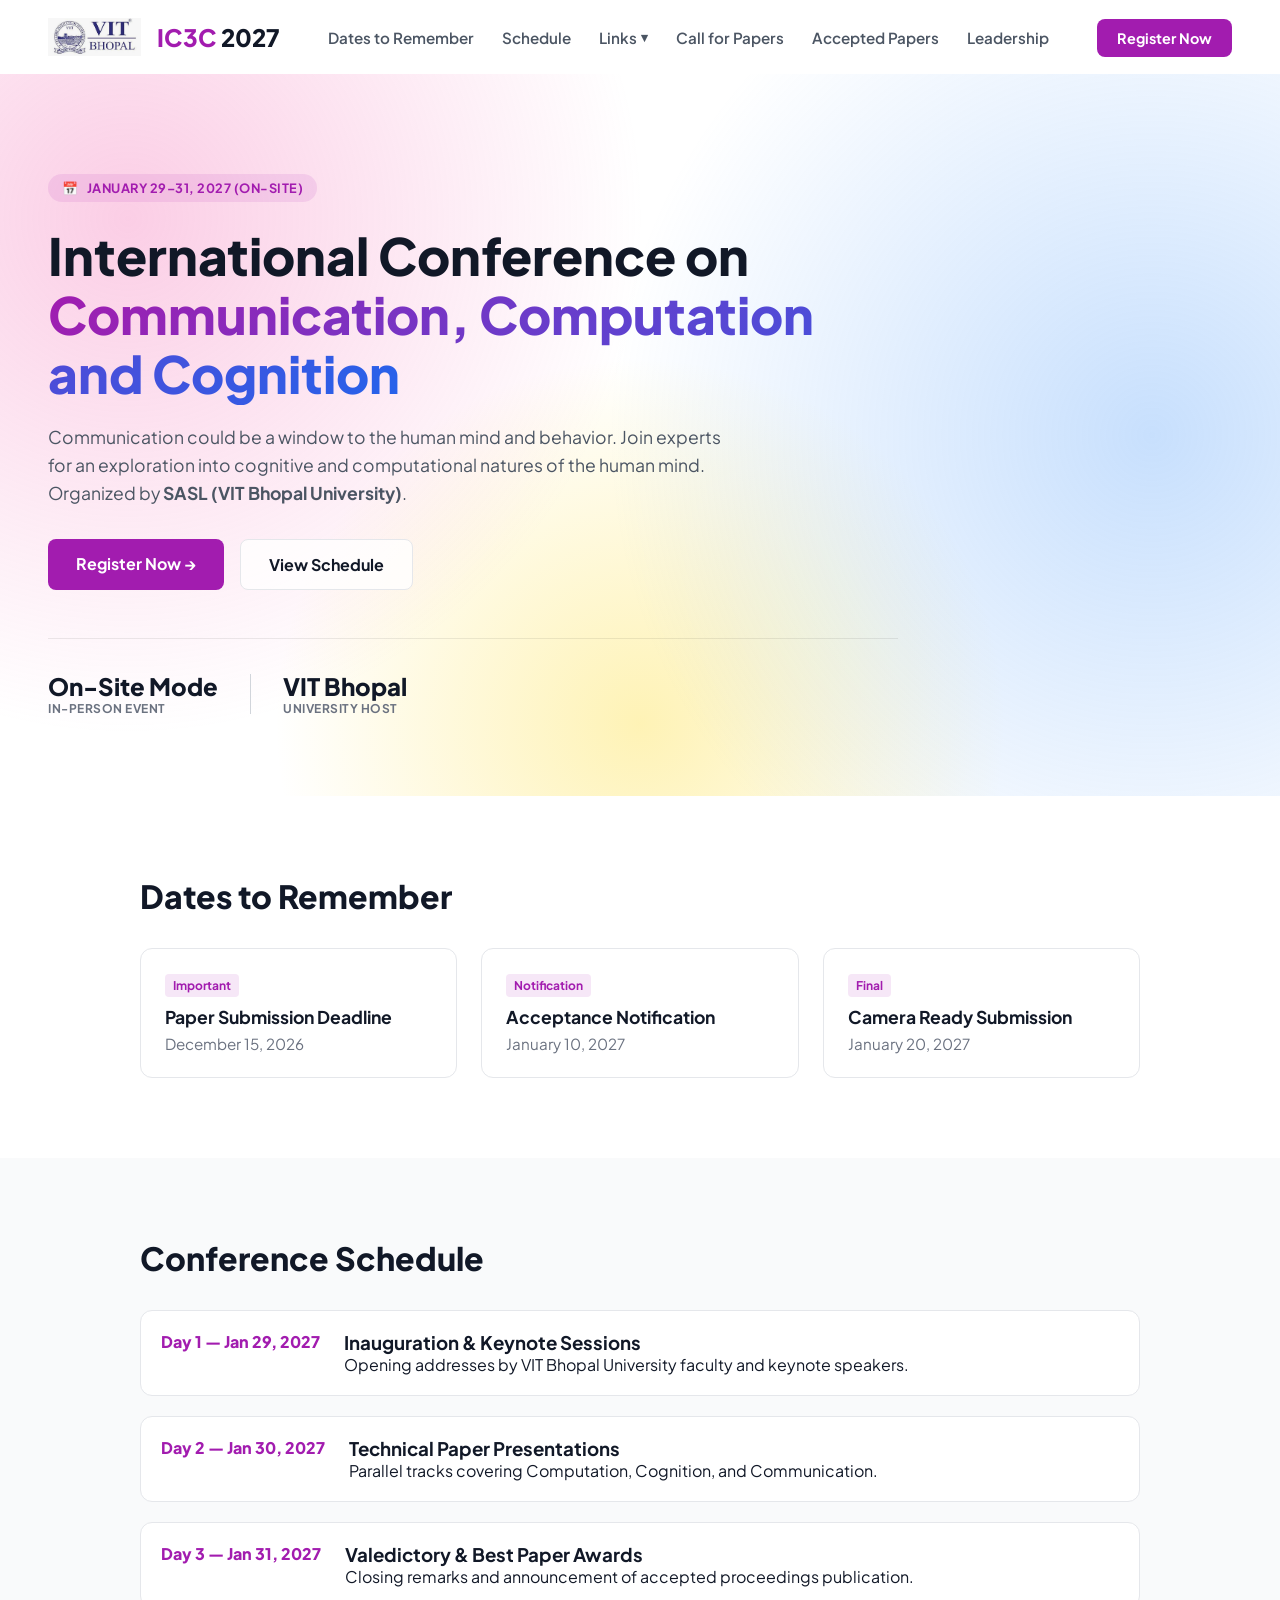
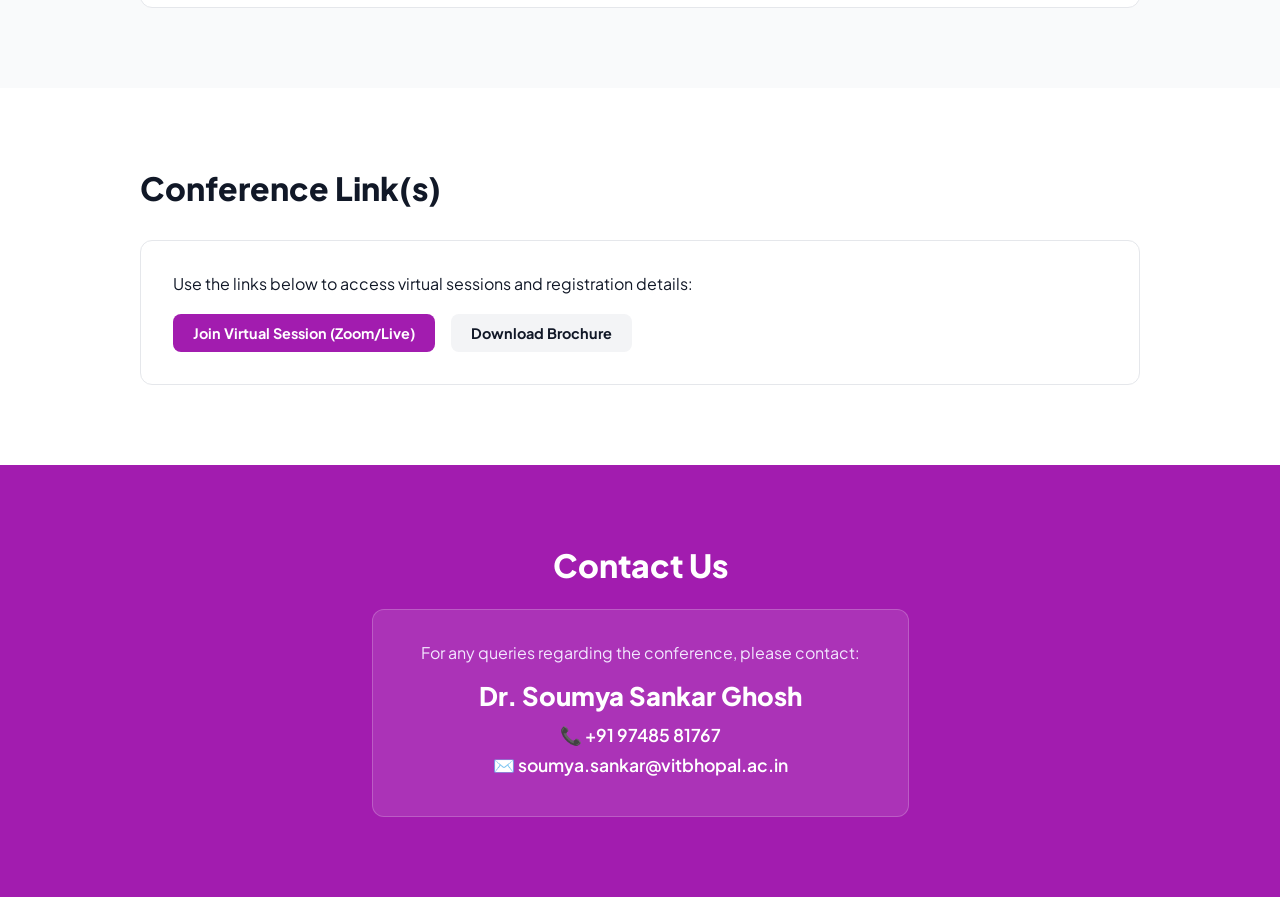
<file: index.html>
<!DOCTYPE html>
<html lang="en">
<head>
  <meta charset="UTF-8" />
  <meta name="viewport" content="width=device-width, initial-scale=1.0"/>
  <title>IC3C 2027 - International Conference</title>
  <link rel="stylesheet" href="style.css" />
  <link rel="preconnect" href="https://fonts.googleapis.com">
  <link rel="preconnect" href="https://fonts.gstatic.com" crossorigin>
  <link href="https://fonts.googleapis.com/css2?family=Plus+Jakarta+Sans:wght@400;500;600;700;800&display=swap" rel="stylesheet">
</head>
<body>

  <!-- Navigation Bar -->
  <header class="navbar">
    <div class="nav-brand">
      <!-- Left Image Slot -->
      <img src="image.png" alt="Left Logo" class="brand-left-img" />
      
      <!-- IC3C 2027 Logo (Shifted Right) -->
      <a href="#home" class="logo">IC3C <span>2027</span></a>
    </div>

    <nav class="nav-links">
      <!-- In-page Scroll Anchors -->
      <a href="#dates" class="nav-link">Dates to Remember</a>
      <a href="#schedule" class="nav-link">Schedule</a>
      
      <!-- Dropdown Menu for Conference Links -->
      <div class="dropdown">
        <a href="#links" class="nav-link dropdown-toggle">
          Links <span class="arrow">▾</span>
        </a>
        <div class="dropdown-menu">
          <a href="#links" class="dropdown-item">Conference Links</a>
          <a href="https://vitbhopal.ac.in/event/international-conference-on-communication-computation-cognition-ic3c-2021/" target="_blank" class="dropdown-item">
            Old Website &rarr;
          </a>
        </div>
      </div>
      
      <!-- Separate Web Pages -->
      <a href="call-for-papers.html" class="nav-link">Call for Papers</a>
      <a href="accepted-papers.html" class="nav-link">Accepted Papers</a>
      <a href="leadership.html" class="nav-link">Leadership</a>
    </nav>

    <div class="nav-actions">
      <a href="#links" class="btn-primary">Register Now</a>
    </div>
  </header>

  <!-- Hero Section -->
  <section id="home" class="hero-section">
    <div class="hero-content">
      <div class="badge">
        <span class="icon">📅</span> JANUARY 29–31, 2027 (ON-SITE)
      </div>

      <h1 class="hero-title">
        International Conference on <br/>
        <span class="gradient-text">Communication, Computation and Cognition</span>
      </h1>

      <p class="hero-description">
        Communication could be a window to the human mind and behavior. Join experts for an exploration into cognitive and computational natures of the human mind. Organized by <strong>SASL (VIT Bhopal University)</strong>.
      </p>

      <div class="hero-cta">
        <a href="#links" class="btn-primary-lg">Register Now &rarr;</a>
        <a href="#schedule" class="btn-secondary-lg">View Schedule</a>
      </div>

      <!-- Quick Stats Banner -->
      <div class="hero-stats">
        <div class="stat-item">
          <h3>On-Site Mode</h3>
          <p>IN-PERSON EVENT</p>
        </div>
        <div class="stat-divider"></div>
        <div class="stat-item">
          <h3>VIT Bhopal</h3>
          <p>UNIVERSITY HOST</p>
        </div>
      </div>
    </div>
  </section>

  <!-- Section 1: Dates to Remember (In-Page Anchor) -->
  <section id="dates" class="content-section">
    <div class="section-container">
      <h2 class="section-title">Dates to Remember</h2>
      <div class="cards-grid">
        <div class="card">
          <span class="card-tag">Important</span>
          <h3>Paper Submission Deadline</h3>
          <p class="card-date">December 15, 2026</p>
        </div>
        <div class="card">
          <span class="card-tag">Notification</span>
          <h3>Acceptance Notification</h3>
          <p class="card-date">January 10, 2027</p>
        </div>
        <div class="card">
          <span class="card-tag">Final</span>
          <h3>Camera Ready Submission</h3>
          <p class="card-date">January 20, 2027</p>
        </div>
      </div>
    </div>
  </section>

  <!-- Section 2: Schedule (In-Page Anchor) -->
  <section id="schedule" class="content-section alt-bg">
    <div class="section-container">
      <h2 class="section-title">Conference Schedule</h2>
      <div class="schedule-timeline">
        <div class="timeline-item">
          <div class="time">Day 1 — Jan 29, 2027</div>
          <div class="details">
            <h3>Inauguration & Keynote Sessions</h3>
            <p>Opening addresses by VIT Bhopal University faculty and keynote speakers.</p>
          </div>
        </div>
        <div class="timeline-item">
          <div class="time">Day 2 — Jan 30, 2027</div>
          <div class="details">
            <h3>Technical Paper Presentations</h3>
            <p>Parallel tracks covering Computation, Cognition, and Communication.</p>
          </div>
        </div>
        <div class="timeline-item">
          <div class="time">Day 3 — Jan 31, 2027</div>
          <div class="details">
            <h3>Valedictory & Best Paper Awards</h3>
            <p>Closing remarks and announcement of accepted proceedings publication.</p>
          </div>
        </div>
      </div>
    </div>
  </section>

  <!-- Section 3: Conference Links (In-Page Anchor) -->
  <section id="links" class="content-section">
    <div class="section-container">
      <h2 class="section-title">Conference Link(s)</h2>
      <div class="links-box">
        <p>Use the links below to access virtual sessions and registration details:</p>
        <div class="button-group">
          <a href="https://www.youtube.com" target="_blank" class="btn-primary">Join Virtual Session (Zoom/Live)</a>
          <a href="#" class="btn-secondary">Download Brochure</a>
        </div>
      </div>
    </div>
  </section>

  <!-- Section 4: Contact Us -->
  <section id="contact" class="content-section contact-section">
    <div class="section-container">
      <h2 class="section-title text-white">Contact Us</h2>
      <div class="contact-info">
        <p class="contact-role">For any queries regarding the conference, please contact:</p>
        <h3 class="professor-name">Dr. Soumya Sankar Ghosh</h3>
        <p class="contact-detail">📞 +91 97485 81767</p>
        <p class="contact-detail">✉️ soumya.sankar@vitbhopal.ac.in</p>
      </div>
    </div>
  </section>

</body>
</html>
</file>
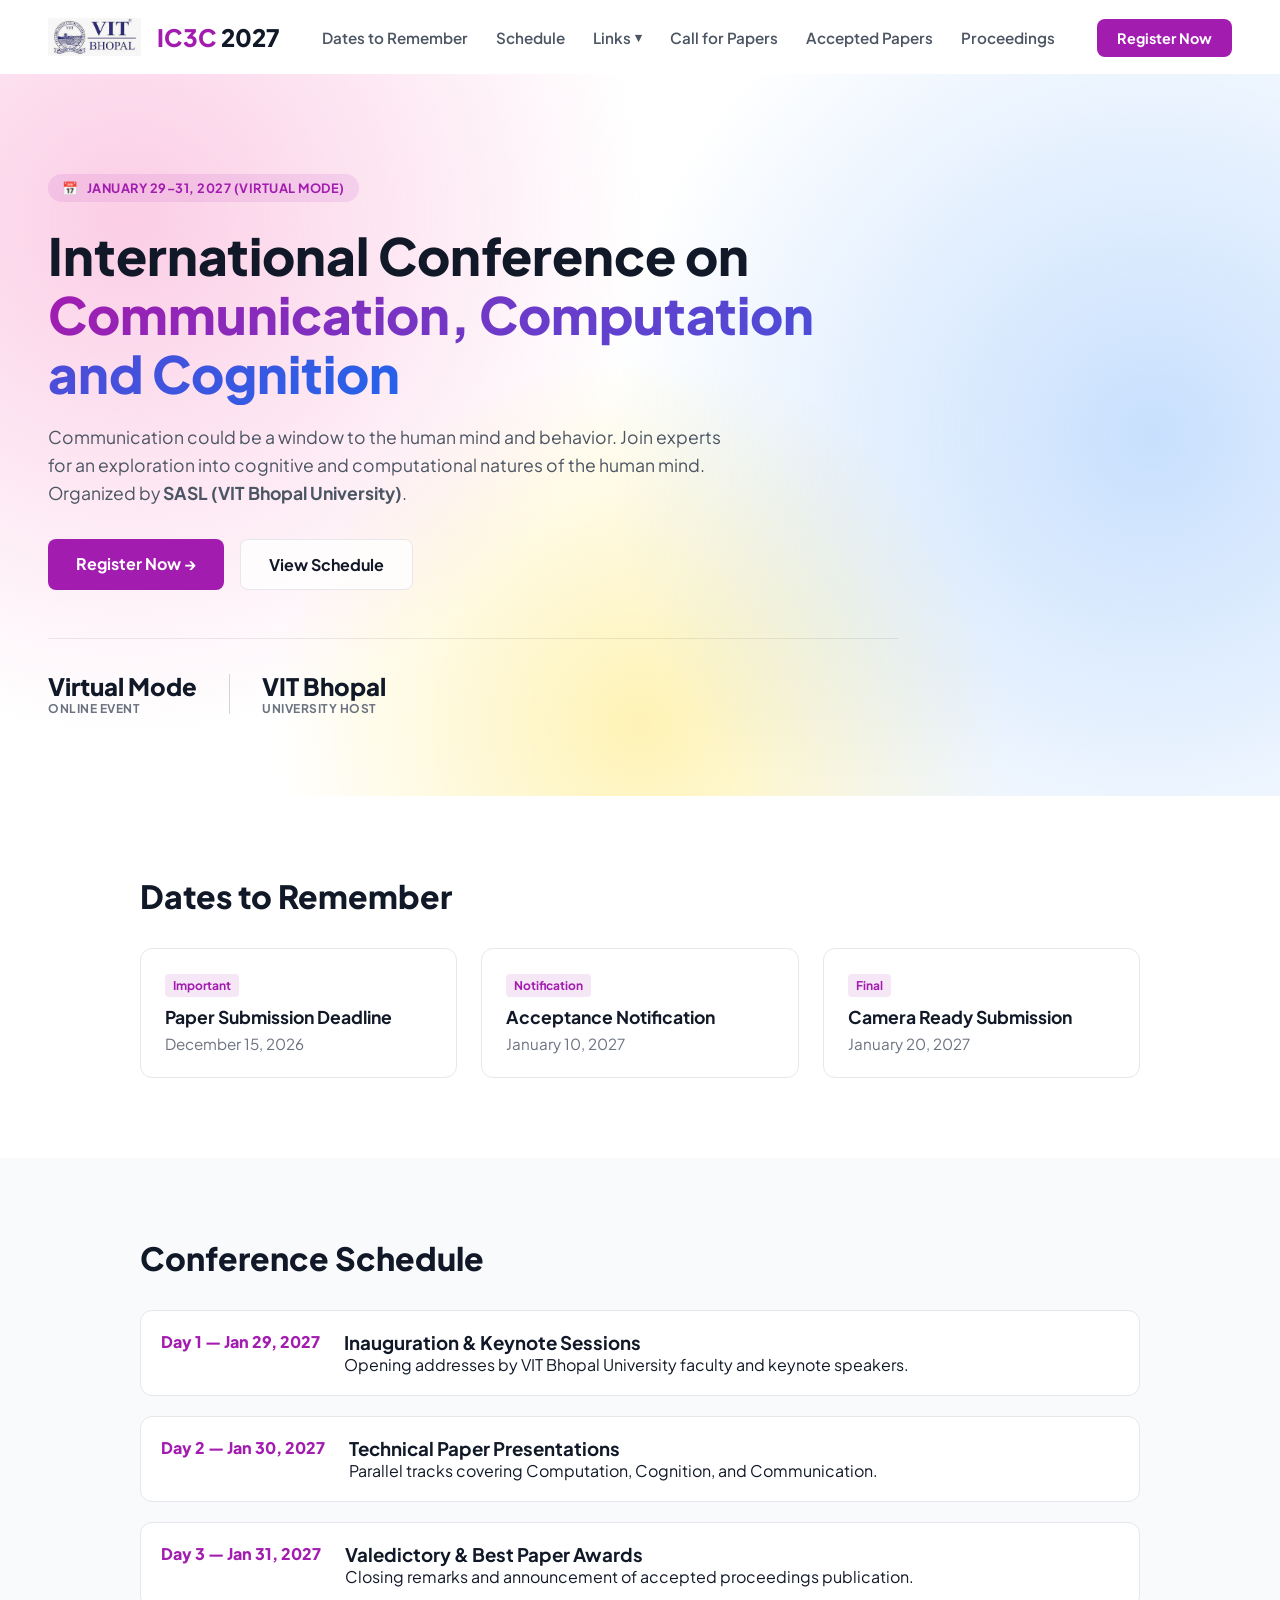
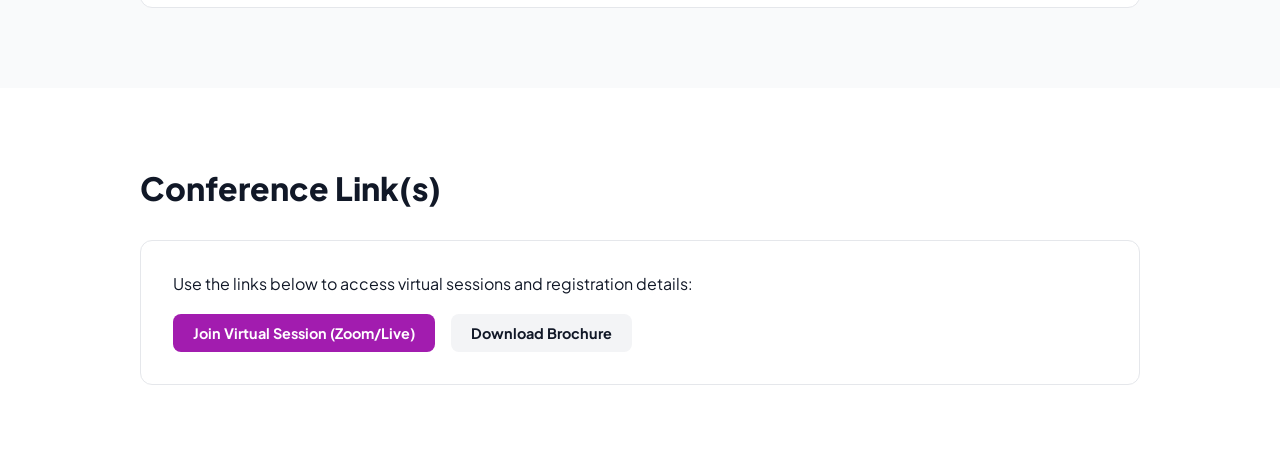
<file: home.html>
<!DOCTYPE html>
<html lang="en">
<head>
  <meta charset="UTF-8" />
  <meta name="viewport" content="width=device-width, initial-scale=1.0"/>
  <title>IC3C 2027 - International Conference</title>
  <link rel="stylesheet" href="style.css" />
  <link rel="preconnect" href="https://fonts.googleapis.com">
  <link rel="preconnect" href="https://fonts.gstatic.com" crossorigin>
  <link href="https://fonts.googleapis.com/css2?family=Plus+Jakarta+Sans:wght@400;500;600;700;800&display=swap" rel="stylesheet">
</head>
<body>

  <!-- Navigation Bar -->
  <header class="navbar">
    <div class="nav-brand">
      <!-- Left Image Slot -->
      <img src="image.png" alt="Left Logo" class="brand-left-img" />
      
      <!-- IC3C 2027 Logo (Shifted Right) -->
      <a href="#home" class="logo">IC3C <span>2027</span></a>
    </div>

    <nav class="nav-links">
      <!-- In-page Scroll Anchors -->
      <a href="#dates" class="nav-link">Dates to Remember</a>
      <a href="#schedule" class="nav-link">Schedule</a>
      
      <!-- Dropdown Menu for Conference Links -->
      <div class="dropdown">
        <a href="#links" class="nav-link dropdown-toggle">
          Links <span class="arrow">▾</span>
        </a>
        <div class="dropdown-menu">
          <a href="#links" class="dropdown-item">Conference Links</a>
          <a href="https://vitbhopal.ac.in/event/international-conference-on-communication-computation-cognition-ic3c-2021/" target="_blank" class="dropdown-item">
            Old Website &rarr;
          </a>
        </div>
      </div>
      
      <!-- Separate Web Pages -->
      <a href="call-for-papers.html" class="nav-link">Call for Papers</a>
      <a href="accepted-papers.html" class="nav-link">Accepted Papers</a>
      <a href="proceedings.html" class="nav-link">Proceedings</a>
    </nav>

    <div class="nav-actions">
      <a href="#links" class="btn-primary">Register Now</a>
    </div>
  </header>

  <!-- Hero Section -->
  <section id="home" class="hero-section">
    <div class="hero-content">
      <div class="badge">
        <span class="icon">📅</span> JANUARY 29–31, 2027 (VIRTUAL MODE)
      </div>

      <h1 class="hero-title">
        International Conference on <br/>
        <span class="gradient-text">Communication, Computation and Cognition</span>
      </h1>

      <p class="hero-description">
        Communication could be a window to the human mind and behavior. Join experts for an exploration into cognitive and computational natures of the human mind. Organized by <strong>SASL (VIT Bhopal University)</strong>.
      </p>

      <div class="hero-cta">
        <a href="#links" class="btn-primary-lg">Register Now &rarr;</a>
        <a href="#schedule" class="btn-secondary-lg">View Schedule</a>
      </div>

      <!-- Quick Stats Banner -->
      <div class="hero-stats">
        <div class="stat-item">
          <h3>Virtual Mode</h3>
          <p>ONLINE EVENT</p>
        </div>
        <div class="stat-divider"></div>
        <div class="stat-item">
          <h3>VIT Bhopal</h3>
          <p>UNIVERSITY HOST</p>
        </div>
      </div>
    </div>
  </section>

  <!-- Section 1: Dates to Remember (In-Page Anchor) -->
  <section id="dates" class="content-section">
    <div class="section-container">
      <h2 class="section-title">Dates to Remember</h2>
      <div class="cards-grid">
        <div class="card">
          <span class="card-tag">Important</span>
          <h3>Paper Submission Deadline</h3>
          <p class="card-date">December 15, 2026</p>
        </div>
        <div class="card">
          <span class="card-tag">Notification</span>
          <h3>Acceptance Notification</h3>
          <p class="card-date">January 10, 2027</p>
        </div>
        <div class="card">
          <span class="card-tag">Final</span>
          <h3>Camera Ready Submission</h3>
          <p class="card-date">January 20, 2027</p>
        </div>
      </div>
    </div>
  </section>

  <!-- Section 2: Schedule (In-Page Anchor) -->
  <section id="schedule" class="content-section alt-bg">
    <div class="section-container">
      <h2 class="section-title">Conference Schedule</h2>
      <div class="schedule-timeline">
        <div class="timeline-item">
          <div class="time">Day 1 — Jan 29, 2027</div>
          <div class="details">
            <h3>Inauguration & Keynote Sessions</h3>
            <p>Opening addresses by VIT Bhopal University faculty and keynote speakers.</p>
          </div>
        </div>
        <div class="timeline-item">
          <div class="time">Day 2 — Jan 30, 2027</div>
          <div class="details">
            <h3>Technical Paper Presentations</h3>
            <p>Parallel tracks covering Computation, Cognition, and Communication.</p>
          </div>
        </div>
        <div class="timeline-item">
          <div class="time">Day 3 — Jan 31, 2027</div>
          <div class="details">
            <h3>Valedictory & Best Paper Awards</h3>
            <p>Closing remarks and announcement of accepted proceedings publication.</p>
          </div>
        </div>
      </div>
    </div>
  </section>

  <!-- Section 3: Conference Links (In-Page Anchor) -->
  <section id="links" class="content-section">
    <div class="section-container">
      <h2 class="section-title">Conference Link(s)</h2>
      <div class="links-box">
        <p>Use the links below to access virtual sessions and registration details:</p>
        <div class="button-group">
          <a href="https://www.youtube.com" target="_blank" class="btn-primary">Join Virtual Session (Zoom/Live)</a>
          <a href="#" class="btn-secondary">Download Brochure</a>
        </div>
      </div>
    </div>
  </section>

</body>
</html>
</file>
<file: style.css>
/* Enable Smooth Scrolling for In-Page Anchors */
html {
  scroll-behavior: smooth;
}

* {
  box-sizing: border-box;
  margin: 0;
  padding: 0;
}

body {
  font-family: 'Plus Jakarta Sans', sans-serif;
  color: #111827;
  background-color: #ffffff;
}

/* Header & Navigation */
.navbar {
  position: sticky;
  top: 0;
  z-index: 100;
  display: flex;
  align-items: center;
  justify-content: space-between;
  padding: 18px 48px;
  background-color: rgba(255, 255, 255, 0.9);
  backdrop-filter: blur(10px);
}

.nav-brand {
  display: flex;
  align-items: center;
  gap: 16px; /* Spacing between left image and IC3C 2027 logo */
}

.brand-left-img {
  height: 38px;
  width: auto;
  object-fit: contain;
}

.logo {
  font-size: 1.5rem;
  font-weight: 800;
  text-decoration: none;
  color: #a21caf;
}

.logo span {
  color: #111827;
}

.nav-links {
  display: flex;
  align-items: center;
  gap: 28px;
}

.nav-link {
  text-decoration: none;
  color: #4b5563;
  font-weight: 600;
  font-size: 0.95rem;
  transition: color 0.2s;
}

.nav-link:hover {
  color: #a21caf;
}

/* Dropdown Menu Styles */
.dropdown {
  position: relative;
  display: inline-block;
}

.dropdown-toggle {
  display: flex;
  align-items: center;
  gap: 4px;
}

.dropdown-menu {
  display: none;
  position: absolute;
  top: 100%;
  left: 0;
  min-width: 180px;
  background-color: #ffffff;
  border: 1px solid #e5e7eb;
  border-radius: 8px;
  box-shadow: 0 10px 15px -3px rgba(0, 0, 0, 0.1), 0 4px 6px -2px rgba(0, 0, 0, 0.05);
  padding: 8px 0;
  z-index: 200;
}

.dropdown:hover .dropdown-menu {
  display: block;
}

.dropdown-item {
  display: block;
  padding: 10px 16px;
  font-size: 0.88rem;
  font-weight: 600;
  color: #374151;
  text-decoration: none;
  transition: background-color 0.2s, color 0.2s;
}

.dropdown-item:hover {
  background-color: #f3e8ff;
  color: #a21caf;
}

.arrow {
  font-size: 0.8rem;
}

/* Navigation Buttons */
.btn-primary {
  background-color: #a21caf;
  color: #ffffff;
  padding: 10px 20px;
  border-radius: 8px;
  text-decoration: none;
  font-weight: 700;
  font-size: 0.9rem;
  transition: background-color 0.2s;
}

.btn-primary:hover {
  background-color: #86198f;
}

/* Hero Section with Vibrant Blur Overlay */
.hero-section {
  position: relative;
  padding: 100px 48px 80px;
  background: 
    radial-gradient(circle at 10% 20%, rgba(244, 114, 182, 0.35) 0%, transparent 40%),
    radial-gradient(circle at 90% 50%, rgba(96, 165, 250, 0.35) 0%, transparent 45%),
    radial-gradient(circle at 50% 90%, rgba(253, 224, 71, 0.4) 0%, transparent 40%);
}

.hero-content {
  max-width: 850px;
}

.badge {
  display: inline-flex;
  align-items: center;
  gap: 8px;
  background-color: rgba(162, 28, 175, 0.1);
  color: #a21caf;
  padding: 6px 14px;
  border-radius: 20px;
  font-size: 0.8rem;
  font-weight: 700;
  letter-spacing: 0.5px;
  margin-bottom: 24px;
}

.hero-title {
  font-size: 3.2rem;
  font-weight: 800;
  line-height: 1.15;
  color: #111827;
  margin-bottom: 20px;
}

.gradient-text {
  background: linear-gradient(135deg, #a21caf 0%, #2563eb 100%);
  -webkit-background-clip: text;
  -webkit-text-fill-color: transparent;
}

.hero-description {
  font-size: 1.1rem;
  color: #4b5563;
  line-height: 1.6;
  margin-bottom: 32px;
  max-width: 680px;
}

.hero-cta {
  display: flex;
  gap: 16px;
  margin-bottom: 48px;
}

.btn-primary-lg {
  background-color: #a21caf;
  color: white;
  padding: 14px 28px;
  border-radius: 8px;
  text-decoration: none;
  font-weight: 700;
}

.btn-secondary-lg {
  background-color: rgba(255, 255, 255, 0.8);
  border: 1px solid #e5e7eb;
  color: #111827;
  padding: 14px 28px;
  border-radius: 8px;
  text-decoration: none;
  font-weight: 700;
}

.hero-stats {
  display: flex;
  align-items: center;
  gap: 32px;
  padding-top: 32px;
  border-top: 1px solid rgba(0, 0, 0, 0.08);
}

.stat-item h3 {
  font-size: 1.5rem;
  font-weight: 800;
}

.stat-item p {
  font-size: 0.75rem;
  color: #6b7280;
  font-weight: 700;
  letter-spacing: 0.5px;
}

.stat-divider {
  width: 1px;
  height: 40px;
  background-color: #d1d5db;
}

/* General Section Layout */
.content-section {
  padding: 80px 48px;
}

.alt-bg {
  background-color: #f9fafb;
}

.section-container {
  max-width: 1000px;
  margin: 0 auto;
}

.section-title {
  font-size: 2rem;
  font-weight: 800;
  margin-bottom: 32px;
}

/* Cards Grid (Dates) */
.cards-grid {
  display: grid;
  grid-template-columns: repeat(auto-fit, minmax(280px, 1fr));
  gap: 24px;
}

.card {
  border: 1px solid #e5e7eb;
  padding: 24px;
  border-radius: 12px;
  background: white;
}

.card-tag {
  font-size: 0.75rem;
  font-weight: 700;
  color: #a21caf;
  background: rgba(162, 28, 175, 0.1);
  padding: 4px 8px;
  border-radius: 4px;
}

.card h3 {
  font-size: 1.1rem;
  margin: 12px 0 6px;
}

.card-date {
  color: #6b7280;
  font-size: 0.95rem;
}

/* Timeline (Schedule) */
.schedule-timeline {
  display: flex;
  flex-direction: column;
  gap: 20px;
}

.timeline-item {
  display: flex;
  gap: 24px;
  background: white;
  padding: 20px;
  border-radius: 12px;
  border: 1px solid #e5e7eb;
}

.timeline-item .time {
  font-weight: 800;
  color: #a21caf;
  min-width: 140px;
}

/* Links Section */
.links-box {
  background: white;
  padding: 32px;
  border-radius: 12px;
  border: 1px solid #e5e7eb;
}

.button-group {
  display: flex;
  gap: 16px;
  margin-top: 20px;
}

.btn-secondary {
  background-color: #f3f4f6;
  color: #111827;
  padding: 10px 20px;
  border-radius: 8px;
  text-decoration: none;
  font-weight: 700;
  font-size: 0.9rem;
}

/* Contact Us Section */
.contact-section {
  background-color: #a21caf; /* Solid purple matching your primary buttons */
  color: #ffffff;
  text-align: center;
}

.contact-section .section-title.text-white {
  color: #ffffff;
  margin-bottom: 24px;
}

.contact-info {
  background: rgba(255, 255, 255, 0.1); /* Subtle transparent white box */
  padding: 32px 48px;
  border-radius: 12px;
  display: inline-block;
  border: 1px solid rgba(255, 255, 255, 0.2);
}

.contact-role {
  font-size: 1rem;
  margin-bottom: 16px;
  color: #f3e8ff; /* Very light purple/white to contrast the main text */
}

.professor-name {
  font-size: 1.6rem;
  font-weight: 800;
  margin-bottom: 12px;
  color: #ffffff;
}

.contact-detail {
  font-size: 1.1rem;
  font-weight: 600;
  margin-bottom: 8px;
  color: #ffffff;
}
</file>
